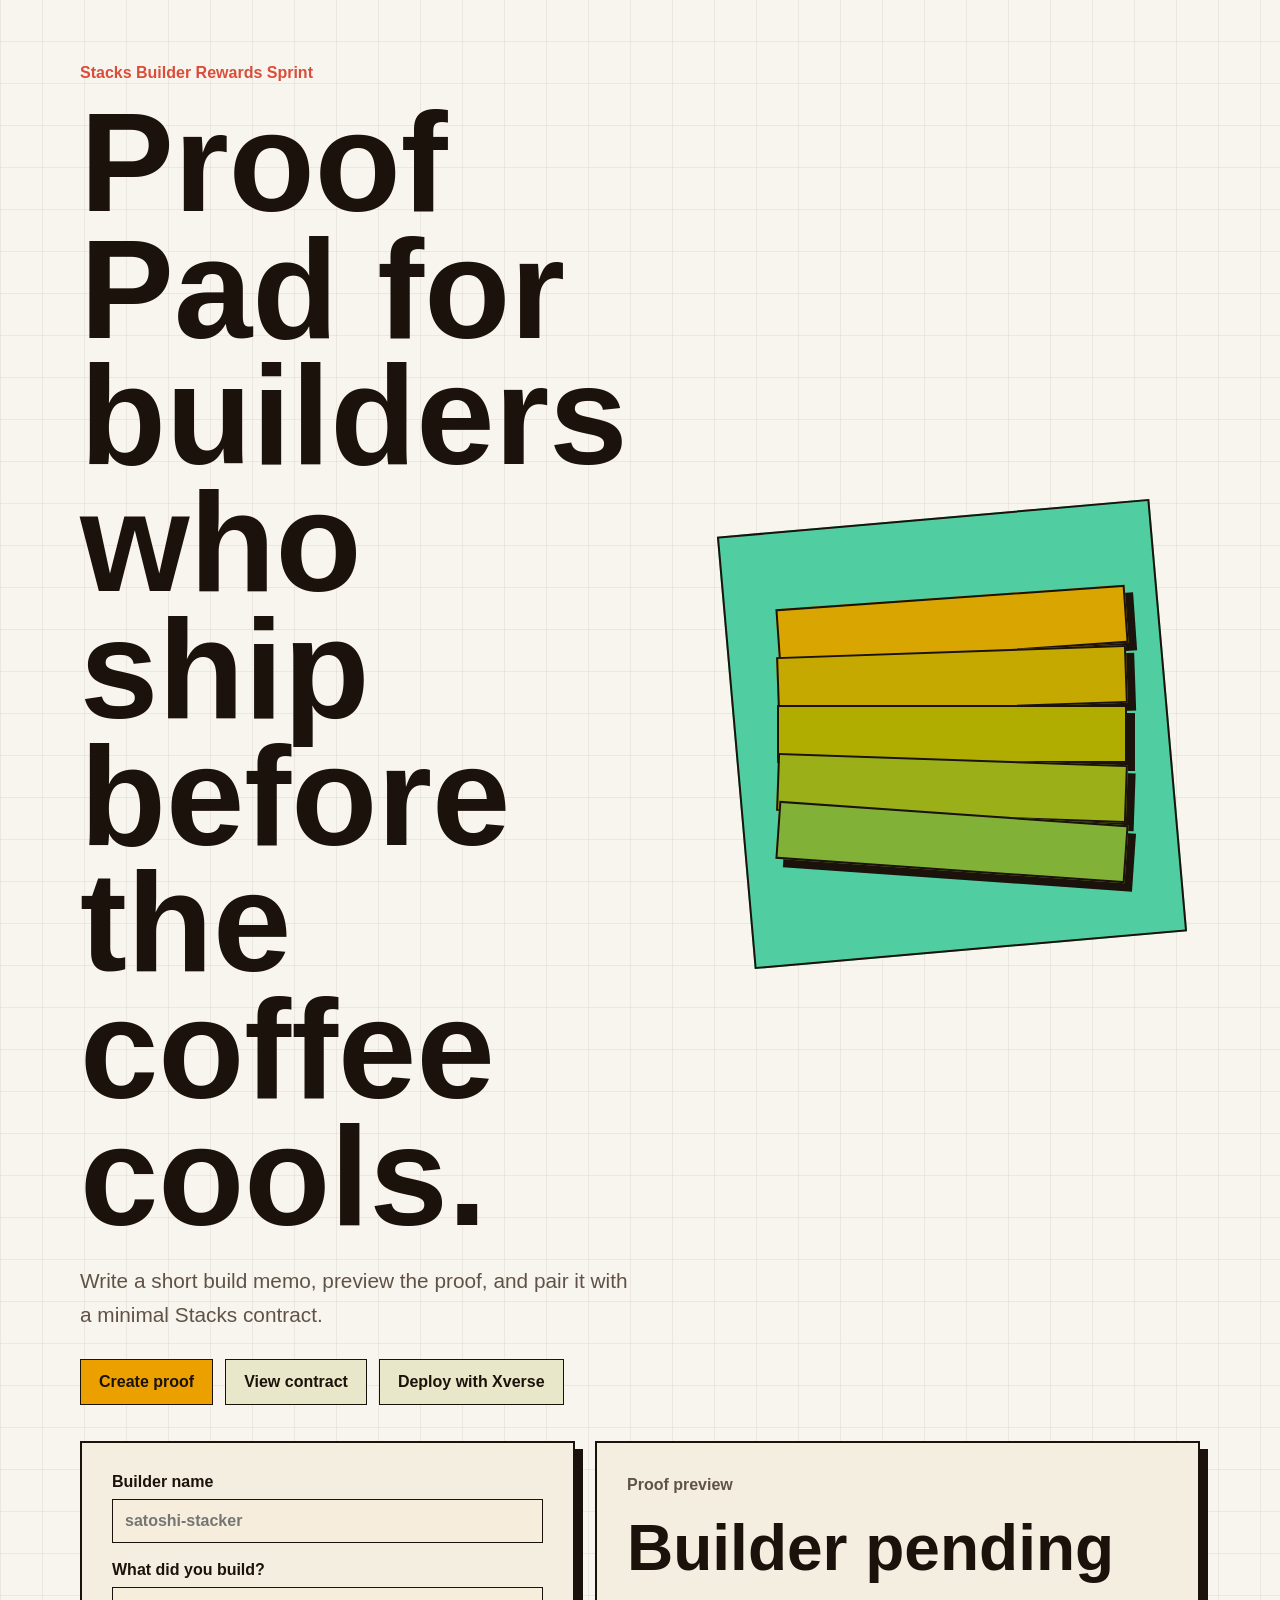
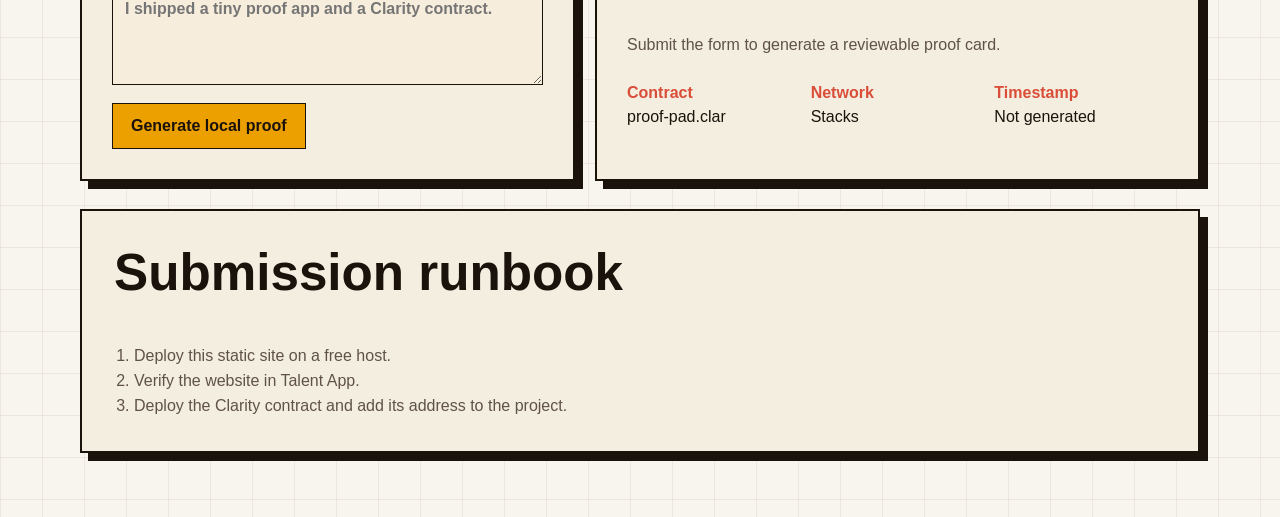
<file: index.html>
<!doctype html>
<html lang="en">
  <head>
    <meta charset="utf-8">
    <meta name="viewport" content="width=device-width, initial-scale=1">
    <title>Stacks Proof Pad</title>
    <meta name="description" content="A tiny proof-of-build project for Stacks Builder Rewards.">
    <meta name="talentapp:project_verification" content="dad3dec46ff741e3cb3d0c0180be4a38a5909b1f583f96e6806cd6dd189ebf196848fb795ae3411f0d89a94232a3a9cac6823ddf4675ba05c3aea4eaf226e40c">
    <link rel="stylesheet" href="styles.css">
  </head>
  <body>
    <main class="shell">
      <section class="hero" aria-labelledby="title">
        <div class="hero-copy">
          <p class="mark">Stacks Builder Rewards Sprint</p>
          <h1 id="title">Proof Pad for builders who ship before the coffee cools.</h1>
          <p class="lede">
            Write a short build memo, preview the proof, and pair it with a minimal Stacks contract.
          </p>
          <div class="actions">
            <a class="button primary" href="#proof">Create proof</a>
            <a class="button secondary" href="contracts/proof-pad.clar">View contract</a>
            <a class="button secondary" href="deploy.html">Deploy with Xverse</a>
          </div>
        </div>

        <div class="signal" aria-label="Animated stack visual">
          <span style="--i: 1"></span>
          <span style="--i: 2"></span>
          <span style="--i: 3"></span>
          <span style="--i: 4"></span>
          <span style="--i: 5"></span>
        </div>
      </section>

      <section id="proof" class="workspace" aria-label="Proof generator">
        <form class="panel" id="proof-form">
          <label>
            Builder name
            <input id="builder" name="builder" maxlength="36" placeholder="satoshi-stacker" required>
          </label>
          <label>
            What did you build?
            <textarea id="memo" name="memo" maxlength="120" rows="4" placeholder="I shipped a tiny proof app and a Clarity contract." required></textarea>
          </label>
          <button class="button primary" type="submit">Generate local proof</button>
        </form>

        <article class="receipt" aria-live="polite">
          <p class="receipt-label">Proof preview</p>
          <h2 id="receipt-builder">Builder pending</h2>
          <p id="receipt-memo">Submit the form to generate a reviewable proof card.</p>
          <dl>
            <div>
              <dt>Contract</dt>
              <dd>proof-pad.clar</dd>
            </div>
            <div>
              <dt>Network</dt>
              <dd>Stacks</dd>
            </div>
            <div>
              <dt>Timestamp</dt>
              <dd id="receipt-time">Not generated</dd>
            </div>
          </dl>
        </article>
      </section>

      <section class="runbook" aria-label="Submission runbook">
        <h2>Submission runbook</h2>
        <ol>
          <li>Deploy this static site on a free host.</li>
          <li>Verify the website in Talent App.</li>
          <li>Deploy the Clarity contract and add its address to the project.</li>
        </ol>
      </section>
    </main>
    <script src="app.js"></script>
  </body>
</html>
</file>
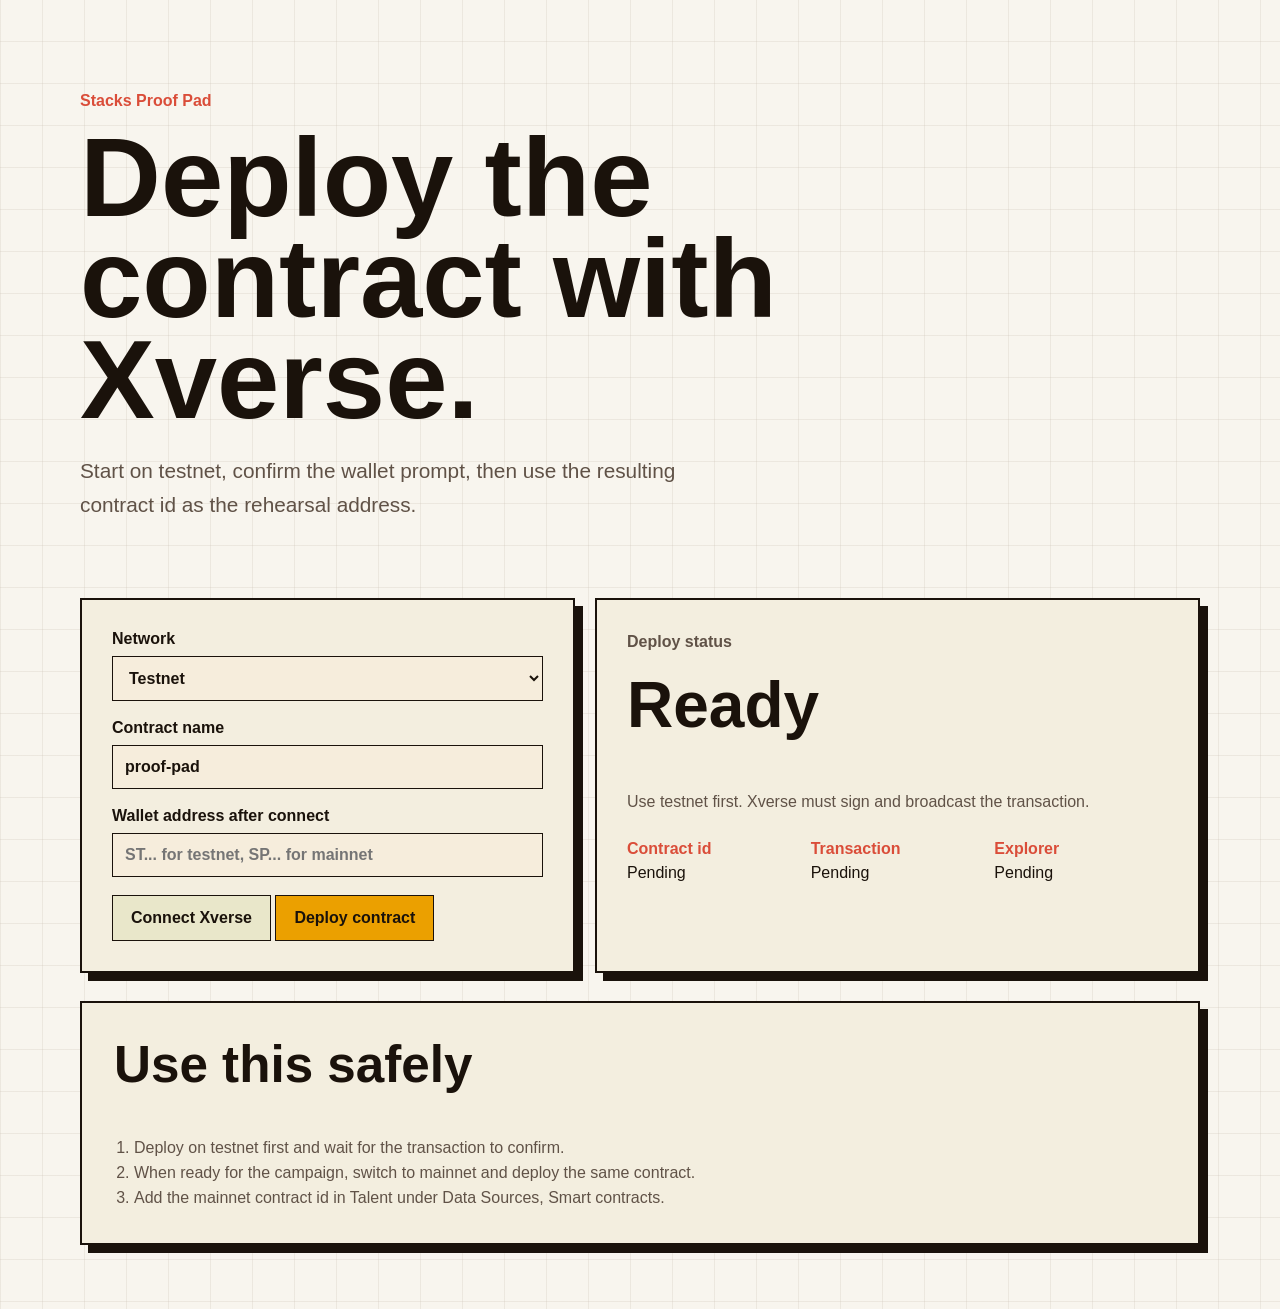
<file: deploy.html>
<!doctype html>
<html lang="en">
  <head>
    <meta charset="utf-8">
    <meta name="viewport" content="width=device-width, initial-scale=1">
    <title>Deploy Proof Pad</title>
    <meta name="description" content="Deploy the Stacks Proof Pad contract with a wallet.">
    <meta name="talentapp:project_verification" content="dad3dec46ff741e3cb3d0c0180be4a38a5909b1f583f96e6806cd6dd189ebf196848fb795ae3411f0d89a94232a3a9cac6823ddf4675ba05c3aea4eaf226e40c">
    <link rel="stylesheet" href="styles.css">
  </head>
  <body>
    <main class="shell deploy-shell">
      <section class="deploy-hero" aria-labelledby="title">
        <p class="mark">Stacks Proof Pad</p>
        <h1 id="title">Deploy the contract with Xverse.</h1>
        <p class="lede">
          Start on testnet, confirm the wallet prompt, then use the resulting contract id as the rehearsal address.
        </p>
      </section>

      <section class="workspace deploy-workspace" aria-label="Contract deployment">
        <form class="panel" id="deploy-form">
          <label>
            Network
            <select id="network" name="network">
              <option value="testnet" selected>Testnet</option>
              <option value="mainnet">Mainnet</option>
            </select>
          </label>
          <label>
            Contract name
            <input id="contract-name" name="contract-name" value="proof-pad" readonly>
          </label>
          <label>
            Wallet address after connect
            <input id="wallet-address" name="wallet-address" placeholder="ST... for testnet, SP... for mainnet">
          </label>
          <button class="button secondary" type="button" id="connect-wallet">Connect Xverse</button>
          <button class="button primary" type="submit">Deploy contract</button>
        </form>

        <article class="receipt">
          <p class="receipt-label">Deploy status</p>
          <h2 id="deploy-title">Ready</h2>
          <p id="deploy-message">Use testnet first. Xverse must sign and broadcast the transaction.</p>
          <dl>
            <div>
              <dt>Contract id</dt>
              <dd id="contract-id">Pending</dd>
            </div>
            <div>
              <dt>Transaction</dt>
              <dd id="tx-link">Pending</dd>
            </div>
            <div>
              <dt>Explorer</dt>
              <dd id="explorer-link">Pending</dd>
            </div>
          </dl>
        </article>
      </section>

      <section class="runbook" aria-label="Deployment notes">
        <h2>Use this safely</h2>
        <ol>
          <li>Deploy on testnet first and wait for the transaction to confirm.</li>
          <li>When ready for the campaign, switch to mainnet and deploy the same contract.</li>
          <li>Add the mainnet contract id in Talent under Data Sources, Smart contracts.</li>
        </ol>
      </section>
    </main>
    <script type="module" src="deploy.js"></script>
  </body>
</html>
</file>
<file: styles.css>
:root {
  color-scheme: light;
  --paper: oklch(97% 0.009 84);
  --ink: oklch(19% 0.018 62);
  --muted: oklch(45% 0.025 62);
  --line: oklch(82% 0.022 76);
  --amber: oklch(76% 0.17 78);
  --red: oklch(61% 0.18 31);
  --mint: oklch(77% 0.13 166);
  --blue: oklch(57% 0.13 245);
}

* {
  box-sizing: border-box;
}

body {
  margin: 0;
  min-height: 100vh;
  background:
    linear-gradient(90deg, color-mix(in oklch, var(--line), transparent 72%) 1px, transparent 1px),
    linear-gradient(0deg, color-mix(in oklch, var(--line), transparent 72%) 1px, transparent 1px),
    var(--paper);
  background-size: 42px 42px;
  color: var(--ink);
  font-family: Arial, Helvetica, sans-serif;
}

.shell {
  width: min(1120px, calc(100% - 32px));
  margin: 0 auto;
  padding: clamp(24px, 5vw, 64px) 0;
}

.hero {
  min-height: 76vh;
  display: grid;
  grid-template-columns: minmax(0, 1.05fr) minmax(260px, 0.95fr);
  align-items: center;
  gap: clamp(28px, 6vw, 76px);
}

.mark,
.receipt-label {
  margin: 0 0 18px;
  color: var(--red);
  font-weight: 800;
}

h1,
h2,
p {
  margin-top: 0;
}

h1 {
  max-width: 10ch;
  margin-bottom: 24px;
  font-size: clamp(3.2rem, 11vw, 8.8rem);
  line-height: 0.9;
  letter-spacing: 0;
}

.lede {
  max-width: 58ch;
  color: var(--muted);
  font-size: clamp(1.05rem, 2vw, 1.3rem);
  line-height: 1.6;
}

.actions {
  display: flex;
  flex-wrap: wrap;
  gap: 12px;
  margin-top: 28px;
}

.button {
  display: inline-flex;
  align-items: center;
  justify-content: center;
  min-height: 46px;
  padding: 0 18px;
  border: 1px solid var(--ink);
  color: var(--ink);
  font: inherit;
  font-weight: 800;
  text-decoration: none;
  cursor: pointer;
  transition: transform 180ms ease-out, background 180ms ease-out;
}

.button:hover {
  transform: translateY(-2px);
}

.primary {
  background: var(--amber);
}

.secondary {
  background: color-mix(in oklch, var(--paper), var(--mint) 24%);
}

.signal {
  min-height: 430px;
  position: relative;
  display: grid;
  place-items: center;
}

.signal::before {
  content: "";
  position: absolute;
  width: min(100%, 430px);
  aspect-ratio: 1;
  border: 2px solid var(--ink);
  background: var(--mint);
  transform: rotate(-5deg);
}

.signal span {
  position: absolute;
  width: min(82%, 350px);
  height: 58px;
  border: 2px solid var(--ink);
  background: color-mix(in oklch, var(--amber), var(--blue) calc(var(--i) * 6%));
  transform: translateY(calc((var(--i) - 3) * 54px)) rotate(calc((var(--i) - 3) * 2deg));
  box-shadow: 8px 8px 0 var(--ink);
}

.workspace {
  display: grid;
  grid-template-columns: minmax(0, 0.9fr) minmax(0, 1.1fr);
  gap: 20px;
  margin-top: 36px;
}

.panel,
.receipt,
.runbook {
  border: 2px solid var(--ink);
  background: color-mix(in oklch, var(--paper), var(--mint) 10%);
  box-shadow: 8px 8px 0 var(--ink);
}

.panel,
.receipt {
  padding: clamp(18px, 3vw, 30px);
}

label {
  display: grid;
  gap: 8px;
  margin-bottom: 18px;
  font-weight: 800;
}

input,
textarea,
select {
  width: 100%;
  border: 1px solid var(--ink);
  background: color-mix(in oklch, var(--paper), var(--amber) 10%);
  color: var(--ink);
  font: inherit;
  padding: 12px;
}

textarea {
  resize: vertical;
}

.receipt h2 {
  font-size: clamp(2rem, 5vw, 4.2rem);
  line-height: 1;
}

.receipt p,
.runbook li {
  color: var(--muted);
  line-height: 1.55;
}

dl {
  display: grid;
  grid-template-columns: repeat(3, minmax(0, 1fr));
  gap: 10px;
  margin: 26px 0 0;
}

dt {
  color: var(--red);
  font-weight: 800;
}

dd {
  margin: 6px 0 0;
  overflow-wrap: anywhere;
}

.runbook {
  margin-top: 28px;
  padding: clamp(18px, 3vw, 32px);
}

.runbook h2 {
  font-size: clamp(1.8rem, 4vw, 3.2rem);
}

.deploy-shell {
  padding-top: clamp(24px, 4vw, 48px);
}

.deploy-hero {
  padding: clamp(12px, 4vw, 44px) 0;
}

.deploy-hero h1 {
  max-width: 12ch;
  font-size: clamp(3rem, 9vw, 7rem);
}

.deploy-workspace {
  margin-top: 12px;
}

ol {
  margin: 0;
  padding-left: 1.25rem;
}

@media (max-width: 760px) {
  .hero,
  .workspace {
    grid-template-columns: 1fr;
  }

  .hero {
    min-height: auto;
  }

  h1 {
    max-width: 9ch;
  }

  .signal {
    min-height: 320px;
  }

  dl {
    grid-template-columns: 1fr;
  }
}
</file>
